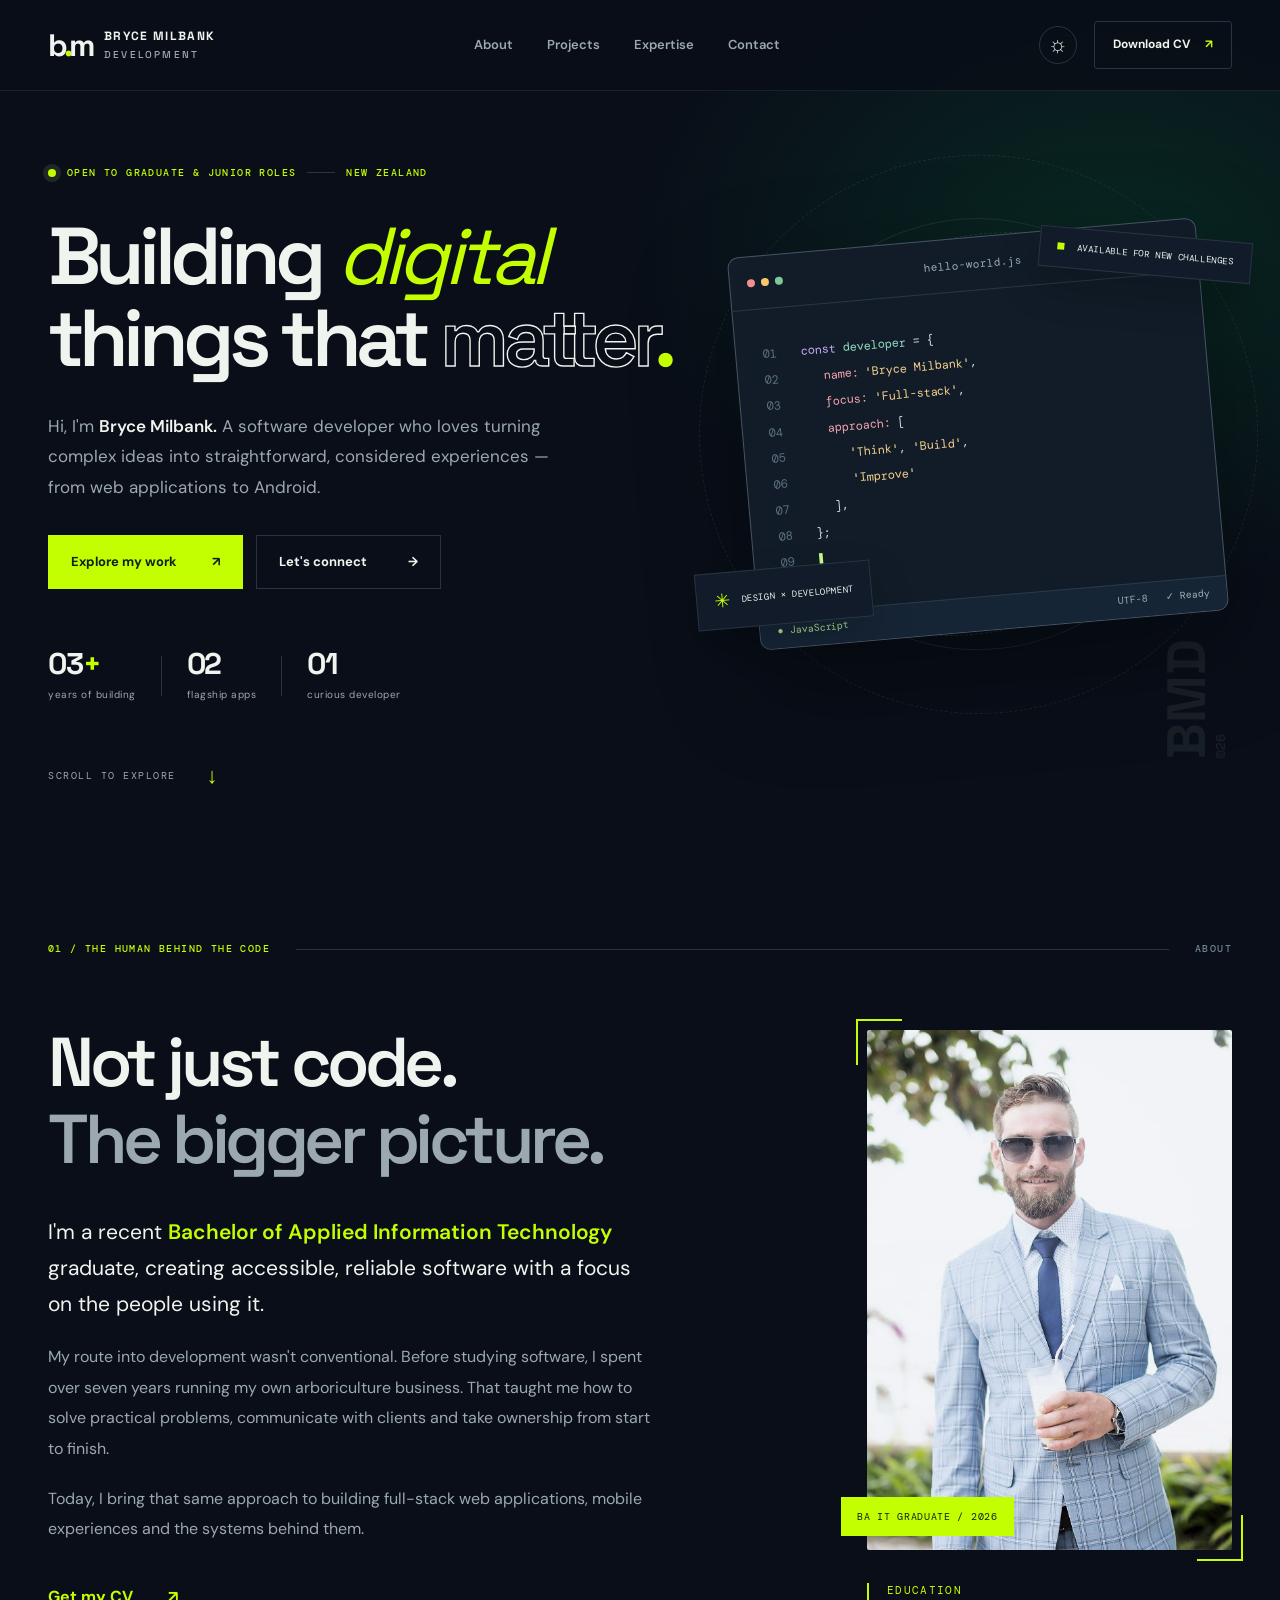
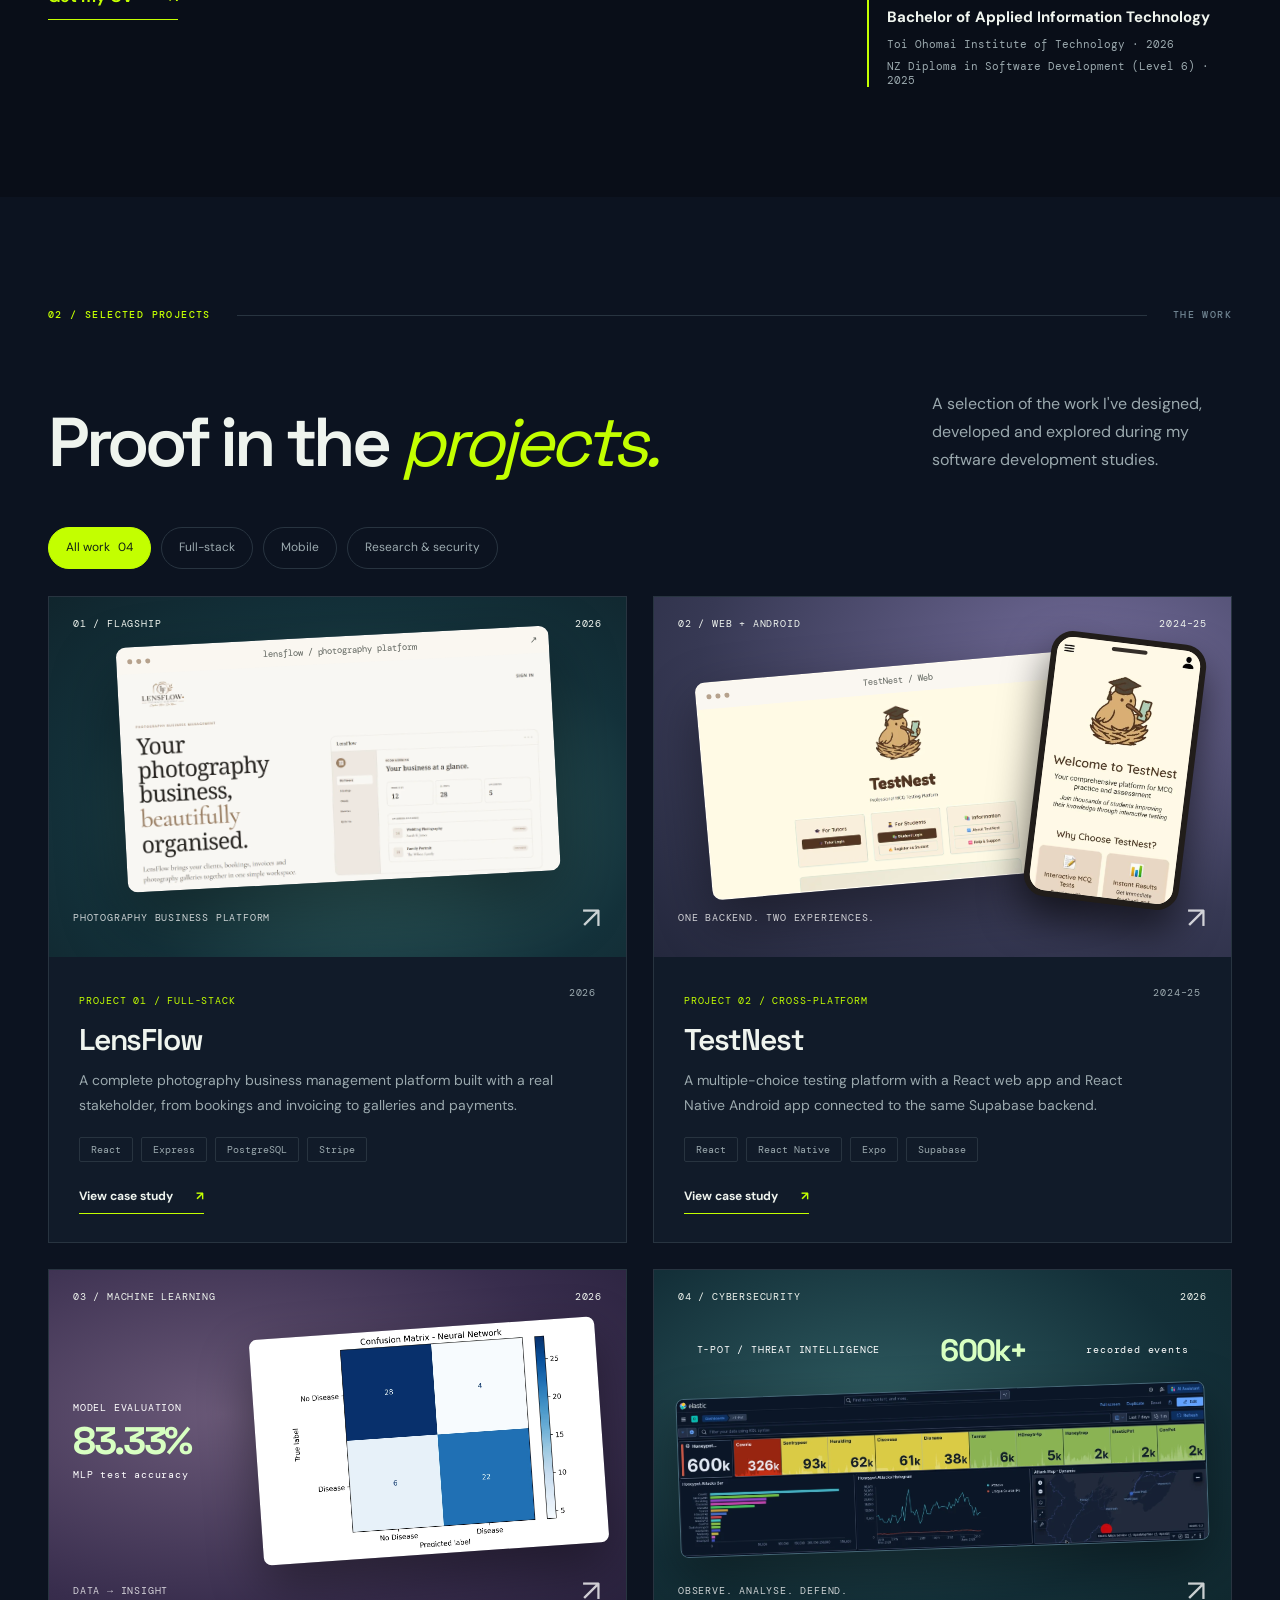
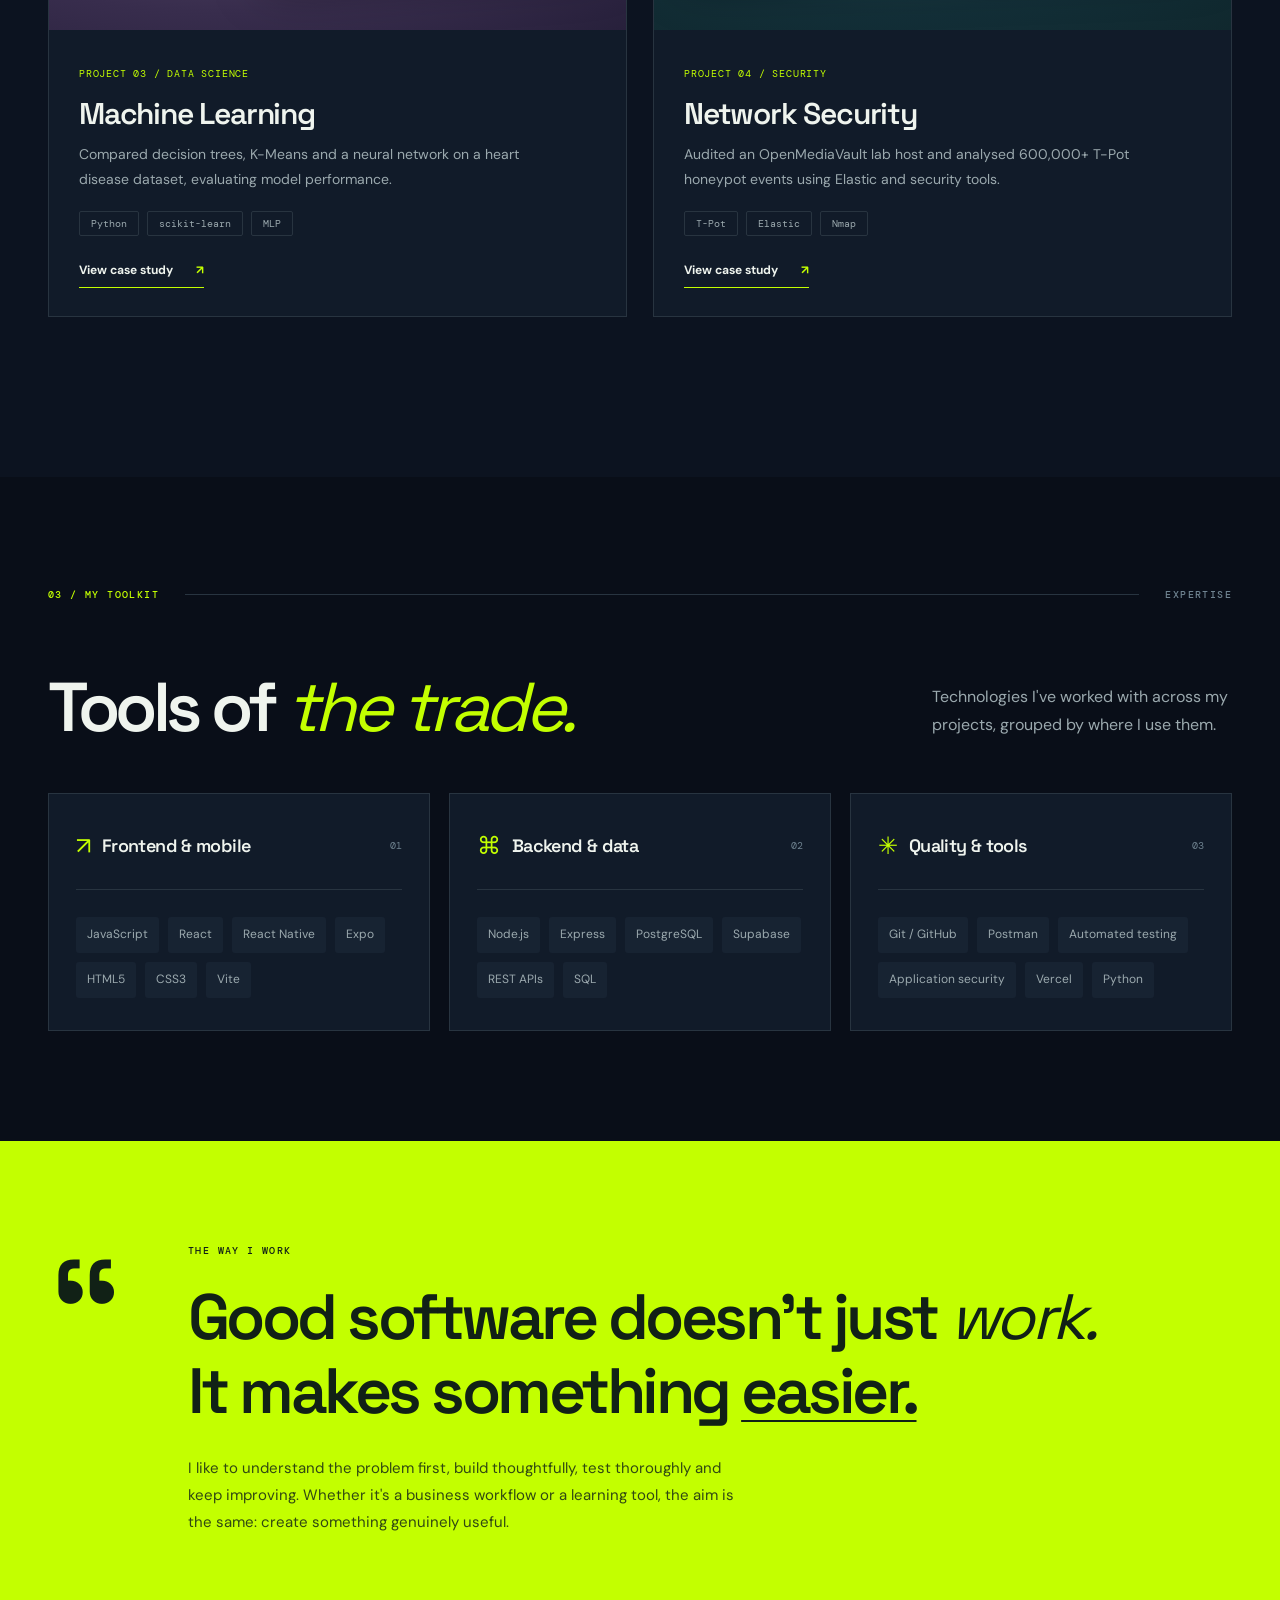
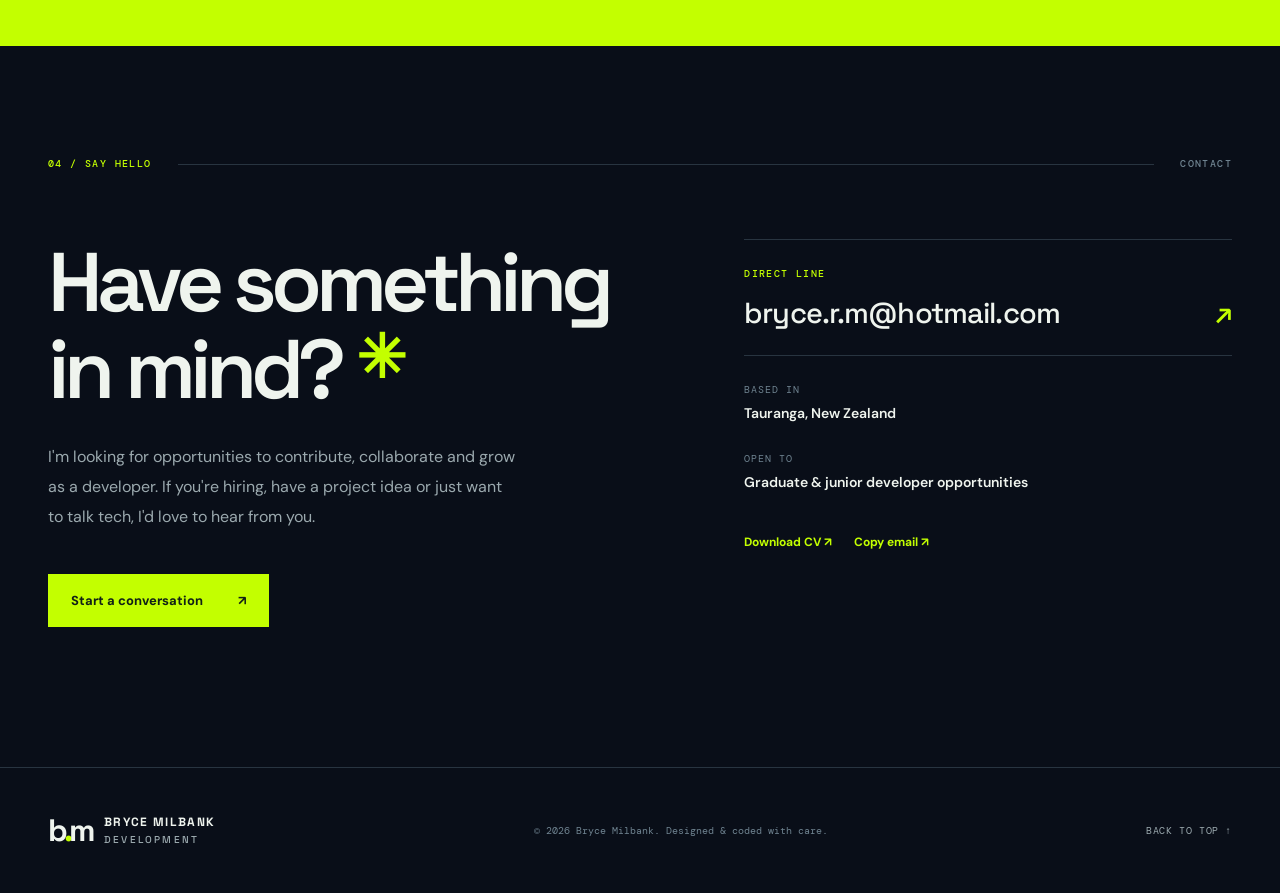
<file: index.html>
<!doctype html>
<html lang="en-NZ">

<head>
  <meta charset="UTF-8">
  <meta name="viewport" content="width=device-width,initial-scale=1">
  <meta name="theme-color" content="#090e18">
  <meta name="description"
    content="Bryce Milbank — graduate software developer in New Zealand. Full-stack websites, mobile applications, and projects built with purpose.">
  <meta property="og:title" content="Bryce Milbank Development — Developer Portfolio">
  <meta property="og:description"
    content="Full-stack developer building thoughtful web and mobile experiences. Explore LensFlow, TestNest and more.">
  <meta property="og:type" content="website">
  <title>Bryce Milbank Development | Creative Software Developer</title>
  <link rel="icon" href="assets/img/favicon.svg" type="image/svg+xml">
  <link rel="preconnect" href="https://fonts.googleapis.com">
  <link rel="preconnect" href="https://fonts.gstatic.com" crossorigin>
  <link
    href="https://fonts.googleapis.com/css2?family=DM+Mono:wght@400;500&family=DM+Sans:wght@400;500;600;700&family=Space+Grotesk:wght@400;500;600;700&display=swap"
    rel="stylesheet">
  <link rel="stylesheet" href="css/style.css">
  <script src="js/main.js" defer></script>
</head>

<body>
  <a class="skip-link" href="#main">Skip to content</a>
  <div class="cursor-glow" aria-hidden="true"></div>
  <header class="site-header" id="top">
    <div class="nav-inner wrap">
      <a class="brand" href="#top" aria-label="Bryce Milbank Development, back to top"><span class="brand-symbol">b<span
            class="brand-dot">.</span>m</span><span class="brand-wordmark">BRYCE MILBANK
          <small>DEVELOPMENT</small></span></a>
      <nav class="desktop-nav" aria-label="Main navigation"><a href="#about">About</a><a href="#work">Projects</a><a
          href="#expertise">Expertise</a><a href="#contact">Contact</a></nav>
      <div class="nav-actions"><button type="button" class="icon-button theme-toggle" aria-label="Toggle colour theme"
          title="Toggle colour theme"><span class="theme-icon">☼</span></button><a class="nav-cta"
          href="assets/docs/Bryce-Milbank-Developer-CV.pdf" download>Download CV <span aria-hidden="true">↗</span></a><button
          class="menu-toggle icon-button" type="button" aria-expanded="false" aria-controls="mobile-menu"
          aria-label="Open menu"><span></span><span></span><span></span></button></div>
    </div>
    <nav class="mobile-menu" id="mobile-menu" aria-label="Mobile navigation" hidden><a href="#about">About</a><a
        href="#work">Projects</a><a href="#expertise">Expertise</a><a href="#contact">Contact</a><a
        href="assets/docs/Bryce-Milbank-Developer-CV.pdf" download>Download CV ↗</a></nav>
  </header>
  <main id="main">
    <section class="hero wrap" aria-labelledby="hero-title">
      <div class="hero-copy">
        <div class="eyebrow enter"><span class="pulse-dot"></span> OPEN TO GRADUATE & JUNIOR ROLES <span
            class="eyebrow-rule"></span> NEW ZEALAND</div>
        <h1 class="hero-title enter" id="hero-title">Building <span class="serif-tilt">digital</span><br>things that
          <span class="text-outline">matter<span class="period">.</span></span></h1>
        <p class="hero-lede enter">Hi, I'm <strong>Bryce Milbank.</strong> A software developer who loves turning
          complex ideas into straightforward, considered experiences — from web applications to Android.</p>
        <div class="hero-buttons enter"><a href="#work" class="button button-primary">Explore my work
            <span>↗</span></a><a href="#contact" class="button button-secondary">Let's connect <span>→</span></a></div>
        <div class="hero-meta enter">
          <div><strong>03<span>+</span></strong><small>years of building</small></div>
          <div class="meta-sep"></div>
          <div><strong>02</strong><small>flagship apps</small></div>
          <div class="meta-sep"></div>
          <div><strong>01</strong><small>curious developer</small></div>
        </div>
      </div>
      <div class="hero-art enter" aria-label="Illustrated development environment">
        <div class="orbit orbit-one"></div>
        <div class="orbit orbit-two"></div>
        <div class="floating-label floating-one"><span class="signal-square"></span> AVAILABLE FOR NEW CHALLENGES</div>
        <div class="editor-window">
          <div class="editor-top">
            <div class="traffic-lights"><i></i><i></i><i></i></div><span>hello-world.js</span><span
              class="editor-icon">⌘</span>
          </div>
          <div class="editor-content">
            <div class="line-number">01<br>02<br>03<br>04<br>05<br>06<br>07<br>08<br>09</div>
            <div class="code-lines">
              <div><span class="purple">const</span> <span class="mint">developer</span> = {</div>
              <div class="indent"><span class="salmon">name:</span> <span class="yellow">'Bryce Milbank'</span>,</div>
              <div class="indent"><span class="salmon">focus:</span> <span class="yellow">'Full-stack'</span>,</div>
              <div class="indent"><span class="salmon">approach:</span> [</div>
              <div class="indent2"><span class="yellow">'Think'</span>, <span class="yellow">'Build'</span>,</div>
              <div class="indent2"><span class="yellow">'Improve'</span></div>
              <div class="indent">],</div>
              <div>};</div>
              <div class="terminal-cursor">▌</div>
            </div>
          </div>
          <div class="editor-footer"><span>● JavaScript</span><span>UTF-8 &nbsp; ✓ Ready</span></div>
        </div>
        <div class="floating-label floating-two"><span class="tiny-symbol">✳</span> DESIGN × DEVELOPMENT</div>
        <div class="art-stamp">BMD<span>©26</span></div>
      </div>
      <a href="#about" class="scroll-cue">SCROLL TO EXPLORE <span>↓</span></a>
    </section>
    <!--
    <div class="marquee" aria-hidden="true">
      <div class="marquee-track"><span>IDEAS INTO INTERFACES <i>✳</i> CLEAN CODE <i>✳</i> CREATIVE THINKING <i>✳</i>
          BUILT WITH PURPOSE <i>✳</i> IDEAS INTO INTERFACES <i>✳</i> CLEAN CODE <i>✳</i> CREATIVE THINKING <i>✳</i>
          BUILT WITH PURPOSE <i>✳</i></span></div>
    </div>
    -->
    <section id="about" class="section section-about wrap" aria-labelledby="about-title">
      <div class="section-top reveal"><span class="kicker">01 / THE HUMAN BEHIND THE CODE</span><span
          class="section-line"></span><span class="index-mark">ABOUT</span></div>
      <div class="about-grid">
        <div class="about-main reveal">
          <h2 class="section-heading" id="about-title">Not just code.<br><span class="muted-heading">The bigger
              picture.</span></h2>
          <p class="large-copy">I'm a recent <strong>Bachelor of Applied Information Technology</strong> graduate,
            creating accessible, reliable software with a focus on the people using it.</p>
          <p>My route into development wasn't conventional. Before studying software, I spent over seven years running
            my own arboriculture business. That taught me how to solve practical problems, communicate with clients and
            take ownership from start to finish.</p>
          <p>Today, I bring that same approach to building full-stack web applications, mobile experiences and the
            systems behind them.</p><a class="text-link" href="assets/docs/Bryce-Milbank-Developer-CV.pdf" download>Get my CV
            <span>↗</span></a>
        </div>
        <div class="about-side reveal">
          <div class="portrait-frame"><img src="assets/img/profile.jpeg" alt="Portrait of Bryce Milbank" width="720"
              height="520" loading="lazy"><span class="portrait-corner top-left"></span><span
              class="portrait-corner bottom-right"></span>
            <div class="portrait-tag">BA IT GRADUATE / 2026</div>
          </div>
          <div class="education-note"><span>EDUCATION</span><strong>Bachelor of Applied Information
              Technology</strong><small>Toi Ohomai Institute of Technology · 2026</small><small>NZ Diploma in Software
              Development (Level 6) · 2025</small></div>
        </div>
      </div>
    </section>
    <section id="work" class="section work-section" aria-labelledby="work-title">
      <div class="wrap">
        <div class="section-top reveal"><span class="kicker">02 / SELECTED PROJECTS</span><span
            class="section-line"></span><span class="index-mark">THE WORK</span></div>
        <div class="work-intro reveal">
          <h2 class="section-heading" id="work-title">Proof in the <em>projects.</em></h2>
          <p>A selection of the work I've designed, developed and explored during my software development studies.</p>
        </div>
        <div class="filter-bar reveal" role="group" aria-label="Filter projects"><button class="filter-chip is-active"
            data-filter="all" aria-pressed="true">All work <span>04</span></button><button class="filter-chip"
            data-filter="fullstack" aria-pressed="false">Full-stack</button><button class="filter-chip"
            data-filter="mobile" aria-pressed="false">Mobile</button><button class="filter-chip" data-filter="research"
            aria-pressed="false">Research & security</button></div>
        <div class="projects-grid" id="projects-grid">
          <article class="project-card project-large reveal" data-categories="fullstack"><a
              class="project-art art-lensflow" href="project.html?id=lensflow" aria-label="Explore LensFlow project">
              <div class="art-topline"><span>01 / FLAGSHIP</span><span>2026</span></div>
              <div class="lensflow-preview">
                <div class="preview-chrome"><span class="preview-dots"><i></i><i></i><i></i></span><span>lensflow / photography platform</span><span>↗</span></div>
                <img src="assets/img/lensflow/landing.webp" alt="Real LensFlow landing page featuring its photography business management dashboard" loading="lazy" width="1180" height="1312">
              </div>
              <div class="art-bottomline"><span>PHOTOGRAPHY BUSINESS PLATFORM</span><span>↗</span></div>
            </a>
            <div class="project-details">
              <div class="project-header">
                <div><span class="project-number">PROJECT 01 / FULL-STACK</span>
                  <h3>LensFlow</h3>
                </div><span class="project-year">2026</span>
              </div>
              <p>A complete photography business management platform built with a real stakeholder, from bookings and
                invoicing to galleries and payments.</p>
              <div class="tag-row"><span>React</span><span>Express</span><span>PostgreSQL</span><span>Stripe</span>
              </div><a class="card-link" href="project.html?id=lensflow">View case study <span>↗</span></a>
            </div>
          </article>
          <article class="project-card project-large reveal" data-categories="fullstack mobile"><a
              class="project-art art-testnest" href="project.html?id=testnest" aria-label="Explore TestNest project">
              <div class="art-topline"><span>02 / WEB + ANDROID</span><span>2024–25</span></div>
              <div class="testnest-showcase" aria-hidden="true">
                <div class="testnest-web-preview">
                  <div class="preview-chrome"><span class="preview-dots"><i></i><i></i><i></i></span><span>TestNest / Web</span><span>↗</span></div>
                  <img src="assets/img/testnest/web-home.webp" alt="" loading="lazy" width="900" height="1108">
                </div>
                <div class="testnest-mobile-preview">
                  <span class="testnest-speaker"></span>
                  <img src="assets/img/testnest/mobile-home.webp" alt="" loading="lazy" width="476" height="1519">
                </div>
              </div>
              <div class="art-bottomline"><span>ONE BACKEND. TWO EXPERIENCES.</span><span>↗</span></div>
            </a>
            <div class="project-details">
              <div class="project-header">
                <div><span class="project-number">PROJECT 02 / CROSS-PLATFORM</span>
                  <h3>TestNest</h3>
                </div><span class="project-year">2024–25</span>
              </div>
              <p>A multiple-choice testing platform with a React web app and React Native Android app connected to the
                same Supabase backend.</p>
              <div class="tag-row"><span>React</span><span>React Native</span><span>Expo</span><span>Supabase</span>
              </div><a class="card-link" href="project.html?id=testnest">View case study <span>↗</span></a>
            </div>
          </article>
          <article class="project-card reveal" data-categories="research"><a class="project-art art-ml"
              href="project.html?id=machine-learning" aria-label="Explore machine learning project">
              <div class="art-topline"><span>03 / MACHINE LEARNING</span><span>2026</span></div>
              <div class="evidence-preview evidence-ml"><div class="evidence-caption"><span>MODEL EVALUATION</span><strong>83.33%</strong><small>MLP test accuracy</small></div><img src="assets/img/machine-learning/neural-confusion.webp" alt="Actual neural network confusion matrix from machine learning coursework" loading="lazy" /></div>
              <div class="art-bottomline"><span>DATA → INSIGHT</span><span>↗</span></div>
            </a>
            <div class="project-details">
              <div class="project-header">
                <div><span class="project-number">PROJECT 03 / DATA SCIENCE</span>
                  <h3>Machine Learning</h3>
                </div>
              </div>
              <p>Compared decision trees, K-Means and a neural network on a heart disease dataset, evaluating model
                performance.</p>
              <div class="tag-row"><span>Python</span><span>scikit-learn</span><span>MLP</span></div><a
                class="card-link" href="project.html?id=machine-learning">View case study <span>↗</span></a>
            </div>
          </article>
          <article class="project-card reveal" data-categories="research"><a class="project-art art-security"
              href="project.html?id=security" aria-label="Explore network security project">
              <div class="art-topline"><span>04 / CYBERSECURITY</span><span>2026</span></div>
              <div class="evidence-preview evidence-sec"><div class="evidence-caption"><span>T-POT / THREAT INTELLIGENCE</span><strong>600k+</strong><small>recorded events</small></div><img src="assets/img/security/tpot-dashboard.webp" alt="T-Pot threat activity dashboard from the network security investigation" loading="lazy" /></div>
              <div class="art-bottomline"><span>OBSERVE. ANALYSE. DEFEND.</span><span>↗</span></div>
            </a>
            <div class="project-details">
              <div class="project-header">
                <div><span class="project-number">PROJECT 04 / SECURITY</span>
                  <h3>Network Security</h3>
                </div>
              </div>
              <p>Audited an OpenMediaVault lab host and analysed 600,000+ T-Pot honeypot events using Elastic and security tools.</p>
              <div class="tag-row"><span>T-Pot</span><span>Elastic</span><span>Nmap</span></div><a
                class="card-link" href="project.html?id=security">View case study <span>↗</span></a>
            </div>
          </article>
        </div>
        <p class="project-disclaimer reveal">Project visuals are drawn from actual application screenshots and academic reports; the OMV risk graphic is a labelled summary of documented findings.</p>
      </div>
    </section>
    <section id="expertise" class="section expertise-section wrap" aria-labelledby="expertise-title">
      <div class="section-top reveal"><span class="kicker">03 / MY TOOLKIT</span><span class="section-line"></span><span
          class="index-mark">EXPERTISE</span></div>
      <div class="expertise-header reveal">
        <h2 class="section-heading" id="expertise-title">Tools of <em>the trade.</em></h2>
        <p>Technologies I've worked with across my projects, grouped by where I use them.</p>
      </div>
      <div class="skills-grid">
        <div class="skill-panel reveal">
          <div class="skill-title"><span>↗</span>
            <h3>Frontend & mobile</h3><b>01</b>
          </div>
          <div class="skill-list"><span>JavaScript</span><span>React</span><span>React
              Native</span><span>Expo</span><span>HTML5</span><span>CSS3</span><span>Vite</span></div>
        </div>
        <div class="skill-panel reveal">
          <div class="skill-title"><span>⌘</span>
            <h3>Backend & data</h3><b>02</b>
          </div>
          <div class="skill-list">
            <span>Node.js</span><span>Express</span><span>PostgreSQL</span><span>Supabase</span><span>REST
              APIs</span><span>SQL</span></div>
        </div>
        <div class="skill-panel reveal">
          <div class="skill-title"><span>✳</span>
            <h3>Quality & tools</h3><b>03</b>
          </div>
          <div class="skill-list"><span>Git / GitHub</span><span>Postman</span><span>Automated
              testing</span><span>Application security</span><span>Vercel</span><span>Python</span></div>
        </div>
      </div>
    </section>
    <section class="section philosophy-section">
      <div class="wrap philosophy-grid">
        <div class="philosophy-mark reveal">“</div>
        <div class="reveal"><span class="kicker">THE WAY I WORK</span>
          <blockquote>Good software doesn't just <em>work.</em> It makes something <span>easier.</span></blockquote>
          <p>I like to understand the problem first, build thoughtfully, test thoroughly and keep improving. Whether
            it's a business workflow or a learning tool, the aim is the same: create something genuinely useful.</p>
        </div>
      </div>
    </section>
    <section id="contact" class="section contact-section wrap" aria-labelledby="contact-title">
      <div class="section-top reveal"><span class="kicker">04 / SAY HELLO</span><span class="section-line"></span><span
          class="index-mark">CONTACT</span></div>
      <div class="contact-grid">
        <div class="reveal">
          <h2 class="contact-title" id="contact-title">Have something<br><span>in mind?</span> <span
              class="asterisk">✳</span></h2>
          <p>I'm looking for opportunities to contribute, collaborate and grow as a developer. If you're hiring, have a
            project idea or just want to talk tech, I'd love to hear from you.</p><a
            class="button button-primary contact-button"
            href="mailto:bryce.r.m@hotmail.com?subject=Hello%20Bryce%20%E2%80%94%20portfolio%20enquiry">Start a
            conversation <span>↗</span></a>
        </div>
        <div class="contact-side reveal"><span class="kicker">DIRECT LINE</span><a class="email-link"
            href="mailto:bryce.r.m@hotmail.com">bryce.r.m@hotmail.com <span>↗</span></a>
          <div class="contact-detail"><span>BASED IN</span><strong>Tauranga, New Zealand</strong></div>
          <div class="contact-detail"><span>OPEN TO</span><strong>Graduate & junior developer opportunities</strong>
          </div>
          <div class="social-links"><a href="assets/docs/Bryce-Milbank-Developer-CV.pdf" download>Download CV ↗</a><button
              type="button" class="copy-email" data-copy="bryce.r.m@hotmail.com">Copy email ↗</button></div>
        </div>
      </div>
    </section>
  </main>
  <footer class="site-footer">
    <div class="wrap footer-inner"><a class="brand" href="#top"><span class="brand-symbol">b<span
            class="brand-dot">.</span>m</span><span class="brand-wordmark">BRYCE MILBANK
          <small>DEVELOPMENT</small></span></a><span>© <span id="year">2026</span> Bryce Milbank. Designed & coded with
        care.</span><a href="#top">BACK TO TOP ↑</a></div>
  </footer>
  <div class="toast" role="status" aria-live="polite"></div>
</body>

</html>
</file>
<file: css/style.css>
:root {
    --bg: #090e18;
    --bg-2: #0c1320;
    --surface: #111b29;
    --surface-2: #172332;
    --text: #eff4ee;
    --muted: #9ba9ae;
    --soft: #6f8390;
    --line: #283440;
    --accent: #c3ff00;
    --accent-ink: #112116;
    --rose: #ebaab2;
    --purple: #c2aaf4;
    --container: 1240px;
    --heading: 'Space Grotesk', sans-serif;
    --body: 'DM Sans', sans-serif;
    --mono: 'DM Mono', monospace;
    color-scheme: dark
}

:root[data-theme="light"] {
    --bg: #f2f4ed;
    --bg-2: #edf0e8;
    --surface: #fff;
    --surface-2: #e7ebe4;
    --text: #17231c;
    --muted: #5d6c66;
    --soft: #6c7872;
    --line: #cdd6cd;
    --accent: #2c5444;
    --accent-ink: #fff;
    --rose: #914f5d;
    --purple: #745c9d;
    color-scheme: light
}

* {
    box-sizing: border-box
}

html {
    scroll-behavior: smooth;
    scroll-padding-top: 85px
}

body {
    margin: 0;
    background: var(--bg);
    color: var(--text);
    font-family: var(--body);
    font-size: 16px;
    line-height: 1.65;
    overflow-x: hidden
}

body::before {
    content: '';
    position: absolute;
    top: 0;
    left: 0;
    right: 0;
    height: 720px;
    pointer-events: none;
    background: radial-gradient(ellipse 700px 500px at 87% 35%, rgba(0, 255, 115, 0.11), transparent 70%);
    z-index: -1
}

::selection {
    background: var(--accent);
    color: var(--accent-ink)
}

a {
    color: inherit;
    text-decoration: none
}

button {
    font: inherit
}

button,
a {
    -webkit-tap-highlight-color: transparent
}

button:focus-visible,
a:focus-visible {
    outline: 2px solid var(--accent);
    outline-offset: 5px
}

img {
    max-width: 100%;
    display: block
}

.wrap {
    width: min(var(--container), calc(100% - 96px));
    margin-inline: auto
}

.skip-link {
    position: fixed;
    top: -100px;
    left: 12px;
    background: var(--accent);
    color: var(--accent-ink);
    padding: 12px 20px;
    z-index: 1000
}

.skip-link:focus {
    top: 12px
}

.cursor-glow {
    position: fixed;
    width: 200px;
    height: 200px;
    border-radius: 50%;
    background: radial-gradient(circle, rgba(102, 255, 0, 0.03), transparent 67%);
    pointer-events: none;
    z-index: 0;
    transform: translate(-50%, -50%);
    opacity: 0;
    transition: opacity .5s
}

.site-header {
    position: sticky;
    top: 0;
    z-index: 40;
    border-bottom: 1px solid rgba(130, 159, 162, .13);
    background: rgba(9, 14, 24, .83);
    backdrop-filter: blur(22px);
    -webkit-backdrop-filter: blur(22px)
}

:root[data-theme="light"] .site-header {
    background: rgba(242, 244, 237, .87)
}

.nav-inner {
    min-height: 90px;
    display: flex;
    align-items: center;
    justify-content: space-between;
    gap: 28px
}

.brand {
    display: flex;
    align-items: center;
    gap: 13px;
    flex-shrink: 0
}

.brand-symbol {
    font-family: var(--heading);
    font-size: 31px;
    font-weight: 700;
    letter-spacing: -4px;
    line-height: 1
}

.brand-dot {
    color: var(--accent)
}

.brand-wordmark {
    font-family: var(--heading);
    font-weight: 700;
    font-size: 12px;
    letter-spacing: .11em;
    line-height: 1.15;
    display: flex;
    flex-direction: column
}

.brand-wordmark small {
    font-size: 10px;
    color: var(--muted);
    font-weight: 500;
    letter-spacing: .22em;
    margin-top: 5px
}

.desktop-nav {
    display: flex;
    gap: 34px;
    align-items: center
}

.desktop-nav a {
    font-size: 13px;
    font-weight: 600;
    color: var(--muted);
    transition: color .25s
}

.desktop-nav a:hover,
.desktop-nav a.active {
    color: var(--accent)
}

.nav-actions {
    display: flex;
    gap: 17px;
    align-items: center
}

.icon-button {
    display: grid;
    place-items: center;
    width: 38px;
    height: 38px;
    border: 1px solid var(--line);
    border-radius: 50%;
    background: transparent;
    color: var(--text);
    cursor: pointer
}

.theme-icon {
    font-size: 22px;
    line-height: 1
}

.nav-cta {
    font-size: 12px;
    font-weight: 700;
    border: 1px solid var(--line);
    border-radius: 3px;
    padding: 13px 18px;
    transition: background .2s, border-color .2s
}

.nav-cta:hover {
    border-color: var(--accent);
    background: rgba(170, 200, 120, .08)
}

.nav-cta span {
    margin-left: 12px;
    color: var(--accent)
}

.menu-toggle {
    display: none
}

.mobile-menu {
    padding: 18px 6%;
    border-top: 1px solid var(--line);
    background: var(--bg)
}

.mobile-menu:not([hidden]) {
    display: grid
}

.mobile-menu a {
    display: block;
    padding: 12px 0;
    border-bottom: 1px solid var(--line)
}

.hero {
    min-height: 740px;
    display: grid;
    grid-template-columns: 1.12fr .88fr;
    align-items: center;
    gap: 30px;
    position: relative;
    padding-top: 62px;
    padding-bottom: 116px
}

.hero-copy {
    position: relative;
    z-index: 2
}

.eyebrow,
.kicker,
.index-mark {
    font-family: var(--mono);
    font-size: 10px;
    letter-spacing: .14em;
    font-weight: 500
}

.eyebrow {
    display: flex;
    align-items: center;
    gap: 11px;
    color: var(--accent)
}

.pulse-dot {
    width: 8px;
    height: 8px;
    background: var(--accent);
    border-radius: 50%;
    box-shadow: 0 0 0 5px rgba(203, 250, 140, .11);
    animation: pulse 2.5s infinite
}

.eyebrow-rule {
    width: 28px;
    height: 1px;
    background: var(--line)
}

.hero-title {
    font-family: var(--heading);
    font-size: clamp(62px, 6.3vw, 99px);
    line-height: 1.02;
    letter-spacing: -.072em;
    font-weight: 600;
    margin: 35px 0 30px;
    white-space: nowrap
}

.serif-tilt {
    font-style: italic;
    font-weight: 400;
    color: var(--accent);
    letter-spacing: -.07em
}

.text-outline {
    color: transparent;
    -webkit-text-stroke: 1.4px var(--text)
}

.period {
    -webkit-text-stroke: 0;
    color: var(--accent)
}

.hero-lede {
    max-width: 520px;
    font-size: 17px;
    line-height: 1.8;
    color: var(--muted);
    margin: 0
}

.hero-lede strong {
    color: var(--text);
    font-weight: 600
}

.hero-buttons {
    display: flex;
    gap: 13px;
    flex-wrap: wrap;
    margin-top: 33px
}

.button {
    display: inline-flex;
    justify-content: space-between;
    align-items: center;
    min-width: 185px;
    gap: 35px;
    padding: 15px 22px;
    border: 1px solid var(--line);
    font-weight: 700;
    font-size: 13px;
    transition: transform .2s, background .2s, border-color .2s
}

.button:hover {
    transform: translateY(-3px)
}

.button-primary {
    background: var(--accent);
    color: var(--accent-ink);
    border-color: var(--accent)
}

.button-secondary {
    background: transparent;
    color: var(--text)
}

.button-secondary:hover {
    border-color: var(--accent)
}

.hero-meta {
    display: flex;
    gap: 25px;
    align-items: center;
    margin-top: 60px
}

.hero-meta>div:not(.meta-sep) {
    display: flex;
    flex-direction: column
}

.hero-meta strong {
    font-family: var(--heading);
    font-size: 30px;
    line-height: 1;
    letter-spacing: -.04em
}

.hero-meta strong span {
    color: var(--accent)
}

.hero-meta small {
    color: var(--muted);
    font-size: 10px;
    margin-top: 8px;
    letter-spacing: .05em
}

.meta-sep {
    height: 40px;
    width: 1px;
    background: var(--line)
}

.hero-art {
    min-height: 500px;
    position: relative;
    display: grid;
    place-items: center
}

.hero-art::before {
    content: '';
    position: absolute;
    inset: 55px 5%;
    border: 1px dashed #536e625e;
    border-radius: 50%;
    transform: rotate(-26deg)
}

.orbit {
    position: absolute;
    border: 1px solid rgba(126, 153, 146, .16);
    border-radius: 50%;
    width: 85%;
    aspect-ratio: 1;
    transform: rotate(25deg)
}

.orbit-two {
    width: 110%;
    transform: rotate(-34deg);
    border-style: dashed
}

.editor-window {
    width: min(100%, 470px);
    background: #111c28;
    border: 1px solid #465464;
    box-shadow: 0 35px 100px rgba(0, 0, 0, .36);
    border-radius: 11px;
    transform: rotate(-5deg);
    z-index: 2;
    overflow: hidden;
    transition: transform .45s, box-shadow .45s
}

.hero-art:hover .editor-window {
    transform: rotate(-2deg) translateY(-8px);
    box-shadow: 0 45px 105px rgba(0, 0, 0, .45)
}

.editor-top,
.editor-footer {
    display: flex;
    align-items: center;
    justify-content: space-between;
    padding: 12px 17px;
    font-family: var(--mono);
    color: #9dacb2;
    font-size: 11px
}

.editor-top {
    border-bottom: 1px solid #293646
}

.traffic-lights {
    display: flex;
    gap: 6px
}

.traffic-lights i {
    width: 8px;
    height: 8px;
    border-radius: 50%;
    background: #f58d8c
}

.traffic-lights i:nth-child(2) {
    background: #f5c76b
}

.traffic-lights i:nth-child(3) {
    background: #7bc995
}

.editor-icon {
    font-size: 17px
}

.editor-content {
    padding: 32px 26px 38px;
    display: flex;
    gap: 25px;
    font-family: var(--mono);
    font-size: clamp(10px, 1vw, 12px);
    line-height: 2.18
}

.line-number {
    color: #5d7280;
    line-height: 2.18
}

.code-lines {
    color: #d7e2eb;
    white-space: nowrap
}

.indent {
    padding-left: 20px
}

.indent2 {
    padding-left: 40px
}

.purple {
    color: #c8acf7
}

.mint {
    color: #92dec3
}

.salmon {
    color: #f4a5af
}

.yellow {
    color: #f5d18d
}

.terminal-cursor {
    color: #c9fb8d;
    animation: blink 1.2s steps(1) infinite
}

.editor-footer {
    background: #162536;
    border-top: 1px solid #283a49;
    padding: 8px 17px;
    font-size: 10px
}

.editor-footer span:first-child {
    color: #aedb8c
}

.floating-label {
    position: absolute;
    z-index: 4;
    background: var(--surface);
    border: 1px solid var(--line);
    padding: 12px 17px;
    color: var(--text);
    font-family: var(--mono);
    font-size: 9px;
    letter-spacing: .07em;
    box-shadow: 0 18px 40px #0003
}

.floating-one {
    top: 50px;
    right: -20px;
    transform: rotate(5deg);
    animation: bob 5s ease-in-out infinite
}

.floating-two {
    bottom: 60px;
    left: -28px;
    transform: rotate(-5deg);
    animation: bob 6s ease-in-out infinite reverse
}

.signal-square {
    display: inline-block;
    width: 7px;
    height: 7px;
    background: var(--accent);
    margin-right: 7px
}

.tiny-symbol {
    color: var(--accent);
    font-size: 19px;
    vertical-align: middle;
    margin-right: 5px
}

.art-stamp {
    position: absolute;
    right: 5px;
    bottom: 45px;
    font: 700 54px/1 var(--heading);
    color: rgba(139, 161, 145, .12);
    transform: rotate(-90deg);
    transform-origin: bottom right
}

.art-stamp span {
    font-size: 13px;
    display: block
}

.scroll-cue {
    position: absolute;
    bottom: 41px;
    left: 0;
    display: flex;
    align-items: center;
    gap: 30px;
    font: 10px var(--mono);
    color: var(--muted);
    letter-spacing: .15em
}

.scroll-cue span {
    font-size: 22px;
    color: var(--accent)
}

.marquee {
    overflow: hidden;
    padding: 21px 0;
    background: var(--accent);
    color: var(--accent-ink);
    white-space: nowrap;
    transform: rotate(-1.1deg);
    width: 102%;
    margin-left: -1%;
    margin-bottom: 40px
}

.marquee-track {
    width: max-content;
    animation: marquee 33s linear infinite
}

.marquee span {
    font: 700 18px var(--heading);
    letter-spacing: .08em
}

.marquee i {
    font-style: normal;
    margin: 0 30px;
    font-size: 23px
}

.section {
    padding-top: 110px;
    padding-bottom: 110px;
    position: relative
}

.section-top {
    display: flex;
    align-items: center;
    gap: 26px;
    margin-bottom: 66px
}

.kicker {
    color: var(--accent)
}

.section-line {
    height: 1px;
    flex: 1;
    background: var(--line)
}

.index-mark {
    color: var(--soft)
}

.section-heading {
    font-family: var(--heading);
    font-size: clamp(43px, 5.4vw, 77px);
    line-height: 1.12;
    letter-spacing: -.065em;
    font-weight: 600;
    margin: 0
}

.section-heading em {
    font-weight: 400;
    color: var(--accent)
}

.muted-heading {
    color: var(--muted)
}

.about-grid {
    display: grid;
    grid-template-columns: 1.08fr .72fr;
    gap: clamp(40px, 8vw, 140px);
    align-items: start
}

.about-main .section-heading {
    margin-bottom: 37px
}

.about-main p {
    max-width: 610px;
    color: var(--muted);
    font-size: 16px;
    line-height: 1.9;
    margin-bottom: 20px
}

.about-main .large-copy {
    font-size: 21px;
    line-height: 1.7;
    color: var(--text)
}

.about-main strong {
    color: var(--accent);
    font-weight: 600
}

.text-link {
    display: inline-flex;
    align-items: center;
    gap: 35px;
    margin-top: 19px;
    padding-bottom: 9px;
    border-bottom: 1px solid var(--accent);
    color: var(--accent);
    font-weight: 700
}

.text-link span {
    transition: transform .2s
}

.text-link:hover span {
    transform: translate(3px, -3px)
}

.about-side {
    padding-top: 6px
}

.portrait-frame {
    position: relative;
    max-width: 365px;
    margin-left: auto
}

.portrait-frame img {
    width: 100%;
    aspect-ratio: 1;
    object-fit: cover;
    filter: saturate(.7);
    border-radius: 2px
}

.portrait-corner {
    position: absolute;
    width: 46px;
    height: 46px;
    border-color: var(--accent);
    border-style: solid
}

.top-left {
    top: -11px;
    left: -11px;
    border-width: 2px 0 0 2px
}

.bottom-right {
    bottom: -11px;
    right: -11px;
    border-width: 0 2px 2px 0
}

.portrait-tag {
    position: absolute;
    bottom: 14px;
    left: -26px;
    background: var(--accent);
    color: var(--accent-ink);
    font: 10px var(--mono);
    padding: 13px 16px;
    letter-spacing: .07em
}

.education-note {
    display: flex;
    flex-direction: column;
    gap: 8px;
    max-width: 365px;
    margin: 33px 0 0 auto;
    border-left: 2px solid var(--accent);
    padding-left: 18px
}

.education-note span,
.education-note small {
    font: 11px var(--mono);
    color: var(--muted)
}

.education-note span {
    color: var(--accent);
    letter-spacing: .12em
}

.education-note strong {
    font-size: 15px
}

.work-section {
    background: var(--bg-2)
}

.work-intro,
.expertise-header {
    display: flex;
    align-items: end;
    justify-content: space-between;
    gap: 50px
}

.work-intro p,
.expertise-header p {
    max-width: 300px;
    color: var(--muted);
    margin: 0 0 8px;
    line-height: 1.75
}

.filter-bar {
    display: flex;
    gap: 10px;
    flex-wrap: wrap;
    margin: 45px 0 27px
}

.filter-chip {
    background: transparent;
    color: var(--muted);
    border: 1px solid var(--line);
    border-radius: 30px;
    padding: 10px 17px;
    font-size: 12px;
    cursor: pointer;
    transition: .2s
}

.filter-chip span {
    margin-left: 5px;
    color: var(--soft)
}

.filter-chip:hover,
.filter-chip.is-active {
    background: var(--accent);
    border-color: var(--accent);
    color: var(--accent-ink)
}

.filter-chip.is-active span {
    color: var(--accent-ink)
}

.projects-grid {
    display: grid;
    grid-template-columns: 1fr 1fr;
    gap: 26px
}

.project-card {
    min-width: 0;
    background: var(--surface);
    border: 1px solid var(--line);
    display: flex;
    flex-direction: column;
    transition: border-color .3s, transform .3s
}

.project-card:hover {
    border-color: #71977b;
    transform: translateY(-5px)
}

.project-card[hidden] {
    display: none !important
}

.project-art {
    height: 360px;
    display: flex;
    flex-direction: column;
    justify-content: space-between;
    overflow: hidden;
    position: relative;
    padding: 20px 24px;
    isolation: isolate
}

.project-large .project-art {
    height: 360px
}

.art-topline,
.art-bottomline {
    position: relative;
    z-index: 5;
    display: flex;
    justify-content: space-between;
    align-items: center;
    font: 10px var(--mono);
    letter-spacing: .08em
}

.art-bottomline {
    color: #ffffffc7
}

.art-bottomline span:last-child {
    font: 30px var(--body)
}

.art-lensflow {
    background: radial-gradient(ellipse at 55% 60%, #396d6c, #14323b 64%, #10252d)
}

.art-testnest {
    background: radial-gradient(ellipse at 75% 20%, #736c9a, #373954 63%, #24283d)
}

.art-ml {
    background: radial-gradient(ellipse at 30% 40%, #6a5978, #382d4d 65%, #27203b)
}

.art-security {
    background: radial-gradient(ellipse at 40% 40%, #305d62, #132f38 65%, #10282e)
}

.project-art:hover .lensflow-mock {
    transform: translate(-50%, -50%) rotate(-3deg) scale(1.035)
}

.lensflow-mock {
    position: absolute;
    left: 51%;
    top: 53%;
    transform: translate(-50%, -50%) rotate(-4deg);
    width: 80%;
    height: 66%;
    display: flex;
    background: #f9faf9;
    box-shadow: 0 26px 60px #0005;
    border-radius: 7px;
    overflow: hidden;
    transition: transform .4s
}

.mock-sidebar {
    background: #10222a;
    width: 15%;
    padding: 17px 9px;
    display: flex;
    align-items: center;
    flex-direction: column;
    gap: 15px
}

.mock-sidebar b {
    font: 700 15px var(--heading);
    color: #d2f5b7;
    margin-bottom: 12px
}

.mock-sidebar i {
    width: 60%;
    height: 5px;
    border-radius: 3px;
    background: #5b7674
}

.mock-sidebar i:nth-child(2) {
    background: #b5e5ab
}

.mock-main {
    flex: 1;
    padding: 18px;
    overflow: hidden
}

.mock-heading {
    display: flex;
    justify-content: space-between;
    font: 700 9px var(--body);
    color: #23404b
}

.mock-statrow {
    display: flex;
    gap: 8px;
    margin: 16px 0
}

.mock-statrow div {
    flex: 1;
    padding: 8px 9px;
    border: 1px solid #e2e7e4;
    border-radius: 4px;
    display: flex;
    flex-direction: column;
    gap: 5px
}

.mock-statrow span {
    font-size: 6px;
    color: #718079
}

.mock-statrow strong {
    font-size: 17px;
    line-height: 1;
    color: #2b4546
}

.mock-panels {
    display: grid;
    grid-template-columns: 1.5fr 1fr;
    gap: 9px;
    height: 95px
}

.mock-calendar,
.mock-chart {
    border: 1px solid #e2e7e4;
    border-radius: 4px;
    padding: 12px
}

.mock-bar {
    height: 6px;
    width: 50%;
    background: #cbd7d3;
    border-radius: 2px;
    margin-bottom: 12px
}

.mock-days {
    display: grid;
    grid-template-columns: repeat(5, 1fr);
    gap: 6px
}

.mock-days i {
    width: 100%;
    height: 8px;
    border-radius: 2px;
    background: #dce6e1
}

.mock-days i:nth-child(3),
.mock-days i:nth-child(8) {
    background: #88b0a8
}

.mock-row {
    height: 5px;
    width: 90%;
    margin-top: 10px;
    background: #e3e7e4;
    border-radius: 2px
}

.mock-row.shorter {
    width: 60%;
    margin-top: 5px
}

.bars {
    height: 100%;
    display: flex;
    align-items: end;
    gap: 7px
}

.bars i {
    flex: 1;
    height: 35%;
    background: #91b9af;
    border-radius: 3px 3px 0 0
}

.bars i:nth-child(2) {
    height: 60%
}

.bars i:nth-child(3) {
    height: 47%
}

.bars i:nth-child(4) {
    height: 80%
}

.bars i:nth-child(5) {
    height: 70%;
    background: #3d7772
}

.bars i:nth-child(6) {
    height: 95%;
    background: #3d7772
}

.testnest-devices {
    position: absolute;
    inset: 55px 45px 30px 45px
}

.testnest-browser {
    position: absolute;
    width: 80%;
    height: 81%;
    top: 10px;
    left: 0;
    background: #f5f6fa;
    border-radius: 7px;
    box-shadow: 0 25px 40px #0005;
    transform: rotate(-6deg);
    overflow: hidden;
    transition: transform .4s
}

.art-testnest:hover .testnest-browser {
    transform: rotate(-3deg) translateY(-7px)
}

.browser-bar {
    height: 24px;
    background: #e0e1ea;
    display: flex;
    align-items: center;
    gap: 4px;
    padding: 0 10px
}

.browser-bar i {
    height: 5px;
    width: 5px;
    border-radius: 50%;
    background: #bd96bc
}

.browser-bar span {
    font: 8px var(--mono);
    color: #8a8ca0;
    margin: auto
}

.quiz-content {
    padding: 18px 25px;
    color: #27314a;
    display: flex;
    flex-direction: column;
    gap: 9px
}

.quiz-content small {
    font: 8px var(--mono);
    color: #837ca3
}

.quiz-content strong {
    font-size: 12px;
    line-height: 1.2;
    margin-bottom: 6px
}

.quiz-content div {
    border: 1px solid #d9dce8;
    border-radius: 4px;
    padding: 8px;
    display: flex;
    justify-content: space-between;
    font-size: 8px;
    background: #fff
}

.quiz-content div:first-of-type {
    border-color: #8d85cc;
    background: #ecebfa
}

.quiz-content b {
    color: #6c59bd
}

.phone {
    position: absolute;
    right: 3%;
    top: 33px;
    height: 82%;
    width: 30%;
    background: #171829;
    border: 5px solid #171829;
    border-radius: 19px;
    box-shadow: 0 16px 36px #0006;
    transform: rotate(8deg);
    transition: transform .4s
}

.art-testnest:hover .phone {
    transform: rotate(3deg) translateY(-6px)
}

.notch {
    position: absolute;
    z-index: 2;
    background: #171829;
    border-radius: 0 0 8px 8px;
    width: 40%;
    height: 8px;
    left: 30%;
    top: -1px
}

.phone-screen {
    border-radius: 13px;
    height: 100%;
    background: #e6e8f6;
    color: #393759;
    padding: 28px 9px 10px;
    display: flex;
    flex-direction: column;
    gap: 15px
}

.phone-screen small {
    font: 700 8px var(--heading)
}

.phone-screen strong {
    font: 700 12px/1.25 var(--heading)
}

.phone-progress {
    height: 7px;
    background: #c8cbe1;
    border-radius: 4px
}

.phone-progress i {
    display: block;
    background: #8173cc;
    height: 100%;
    width: 60%;
    border-radius: 4px
}

.phone-screen>span {
    font-size: 8px;
    padding: 8px;
    background: #7667b3;
    color: #fff;
    text-align: center;
    border-radius: 4px
}

.ml-visual {
    position: absolute;
    inset: 50px 20px 35px;
    display: grid;
    grid-template-columns: 1.25fr .75fr;
    align-items: center;
    gap: 5px
}

.ml-axis {
    height: 170px;
    position: relative;
    background: repeating-linear-gradient(to right, transparent 0, transparent 36px, #ffffff12 37px), repeating-linear-gradient(to bottom, transparent 0, transparent 34px, #ffffff12 35px);
    border-left: 1px solid #ffffff60;
    border-bottom: 1px solid #ffffff60
}

.ml-line {
    position: absolute;
    inset: 25px 7px 25px 11px;
    border-bottom: 4px solid #c9ffb1;
    border-right: 4px solid transparent;
    transform: skewY(-23deg);
    border-radius: 50%;
    filter: drop-shadow(0 0 5px #b6f5a6)
}

.ml-dots i {
    position: absolute;
    width: 7px;
    height: 7px;
    border-radius: 50%;
    background: #f5d4d6
}

.ml-dots i:nth-child(1) {
    left: 8%;
    top: 67%
}

.ml-dots i:nth-child(2) {
    left: 18%;
    top: 58%
}

.ml-dots i:nth-child(3) {
    left: 32%;
    top: 62%
}

.ml-dots i:nth-child(4) {
    left: 44%;
    top: 40%
}

.ml-dots i:nth-child(5) {
    left: 54%;
    top: 54%
}

.ml-dots i:nth-child(6) {
    left: 67%;
    top: 32%
}

.ml-dots i:nth-child(7) {
    left: 77%;
    top: 18%
}

.ml-dots i:nth-child(8) {
    left: 90%;
    top: 11%
}

.ml-legend {
    display: flex;
    flex-direction: column;
    gap: 6px;
    align-items: flex-start;
    margin-left: 7px
}

.ml-legend span,
.ml-legend small {
    font: 9px var(--mono);
    color: #ddd3e3
}

.ml-legend strong {
    font: 700 39px var(--heading);
    color: #d3f9aa;
    letter-spacing: -.06em
}

.security-visual {
    position: absolute;
    inset: 55px 22px 35px;
    display: grid;
    grid-template-columns: 1fr .9fr;
    align-items: center;
    gap: 15px
}

.radar {
    width: 200px;
    max-width: 100%;
    aspect-ratio: 1;
    border-radius: 50%;
    border: 1px solid #89bdaf7c;
    position: relative;
    margin: auto;
    background: repeating-radial-gradient(circle, transparent 0, transparent 28px, #82b8ad55 29px, #82b8ad55 30px), conic-gradient(from 30deg, transparent 20%, #7ed6b92f 30%, transparent 46%);
    animation: radar 18s linear infinite
}

.radar-cross {
    position: absolute;
    top: 50%;
    left: 0;
    width: 100%;
    border-top: 1px solid #83b7a65c
}

.radar-cross:after {
    content: '';
    position: absolute;
    height: 200px;
    border-left: 1px solid #83b7a65c;
    top: -100px;
    left: 50%
}

.radar-point {
    position: absolute;
    width: 7px;
    height: 7px;
    border-radius: 50%;
    background: #c3ff00;
    box-shadow: 0 0 16px #c3ff00
}

.radar-point.a {
    top: 20%;
    left: 37%
}

.radar-point.b {
    top: 67%;
    left: 61%
}

.radar-point.c {
    top: 43%;
    left: 75%
}

.security-logs {
    font: 8px/1.5 var(--mono);
    white-space: nowrap
}

.security-logs>span {
    color: #b8f2c0
}

.security-logs p {
    background: #081b24a8;
    border: 1px solid #ffffff21;
    padding: 9px 8px;
    color: #b8c9c8
}

.security-logs b {
    color: #ebae9d
}

.project-details {
    padding: 29px 30px 28px;
    display: flex;
    flex-direction: column;
    flex: 1
}

.project-header {
    display: flex;
    justify-content: space-between;
    gap: 15px
}

.project-number,
.project-year {
    font: 10px var(--mono);
    color: var(--accent);
    letter-spacing: .08em
}

.project-year {
    color: var(--muted)
}

.project-details h3 {
    margin: 10px 0 10px;
    font: 600 30px/1.2 var(--heading);
    letter-spacing: -.04em
}

.project-details h3 span {
    font-size: 21px;
    color: var(--accent);
    transition: transform .2s;
    display: inline-block
}

.project-card:hover .project-details h3 span {
    transform: translate(3px, -3px)
}

.project-details p {
    color: var(--muted);
    font-size: 14px;
    line-height: 1.8;
    margin: 0 0 19px;
    max-width: 480px
}

.tag-row {
    display: flex;
    flex-wrap: wrap;
    gap: 8px;
    margin-top: auto
}

.tag-row span {
    border: 1px solid var(--line);
    padding: 5px 11px;
    color: var(--muted);
    font: 10px var(--mono);
    border-radius: 2px
}

.card-link {
    align-self: start;
    font-size: 12px;
    font-weight: 700;
    margin-top: 25px;
    padding-bottom: 6px;
    border-bottom: 1px solid var(--accent)
}

.card-link span {
    margin-left: 20px;
    color: var(--accent)
}

.project-disclaimer {
    font: 10px var(--mono);
    color: var(--soft);
    margin-top: 27px
}

.expertise-header {
    margin-bottom: 46px
}

.skills-grid {
    display: grid;
    grid-template-columns: repeat(3, 1fr);
    gap: 19px
}

.skill-panel {
    border: 1px solid var(--line);
    background: var(--surface);
    padding: 32px 27px;
    transition: transform .3s, border-color .3s
}

.skill-panel:hover {
    transform: translateY(-6px);
    border-color: #7f9a77
}

.skill-title {
    display: flex;
    align-items: center;
    gap: 11px;
    padding-bottom: 24px;
    border-bottom: 1px solid var(--line)
}

.skill-title>span {
    font-size: 24px;
    color: var(--accent)
}

.skill-title h3 {
    font: 600 18px var(--heading);
    letter-spacing: -.035em;
    margin: 0;
    flex: 1
}

.skill-title b {
    font: 10px var(--mono);
    color: var(--soft)
}

.skill-list {
    display: flex;
    gap: 9px;
    flex-wrap: wrap;
    padding-top: 27px
}

.skill-list span {
    font-size: 12px;
    color: var(--muted);
    padding: 8px 11px;
    background: var(--surface-2);
    border-radius: 3px
}

.philosophy-section {
    background: var(--accent);
    color: var(--accent-ink);
    padding: 95px 0
}

.philosophy-grid {
    display: grid;
    grid-template-columns: 110px 1fr;
    gap: 30px
}

.philosophy-mark {
    font: 180px/1 var(--heading);
    opacity: .38
}

.philosophy-grid .kicker {
    color: var(--accent-ink)
}

.philosophy-grid blockquote {
    font: 600 clamp(38px, 5vw, 70px)/1.15 var(--heading);
    letter-spacing: -.055em;
    max-width: 920px;
    margin: 19px 0 27px
}

.philosophy-grid blockquote em {
    font-weight: 400
}

.philosophy-grid blockquote span {
    text-decoration: underline;
    text-decoration-thickness: 2px;
    text-underline-offset: 7px
}

.philosophy-grid p {
    max-width: 560px;
    font-size: 15px;
    line-height: 1.8;
    opacity: .82
}

.contact-section {
    padding-bottom: 140px
}

.contact-grid {
    display: grid;
    grid-template-columns: 1.1fr .9fr;
    gap: 100px
}

.contact-title {
    font: 600 clamp(55px, 6.5vw, 90px)/1.05 var(--heading);
    letter-spacing: -.07em;
    margin: 0 0 28px
}

.contact-title>span:first-child {
    color: var(--accent)
}

.asterisk {
    font-size: 60px;
    color: var(--accent);
    vertical-align: top
}

.contact-grid p {
    max-width: 470px;
    color: var(--muted);
    line-height: 1.9
}

.contact-button {
    margin-top: 25px
}

.contact-side {
    border-top: 1px solid var(--line);
    padding-top: 26px
}

.contact-side>.kicker {
    display: block;
    margin-bottom: 12px
}

.email-link {
    font: 500 clamp(19px, 2.6vw, 29px) var(--heading);
    letter-spacing: -.03em;
    padding-bottom: 24px;
    border-bottom: 1px solid var(--line);
    display: flex;
    justify-content: space-between;
    gap: 12px;
    overflow-wrap: anywhere
}

.email-link span {
    color: var(--accent)
}

.contact-detail {
    padding-top: 27px;
    display: flex;
    flex-direction: column;
    gap: 6px
}

.contact-detail span {
    font: 10px var(--mono);
    color: var(--soft);
    letter-spacing: .1em
}

.contact-detail strong {
    font-size: 14px;
    font-weight: 600
}

.social-links {
    display: flex;
    gap: 22px;
    flex-wrap: wrap;
    margin-top: 38px
}

.social-links a,
.social-links button {
    font-size: 12px;
    font-weight: 700;
    color: var(--accent);
    background: none;
    border: 0;
    padding: 0;
    cursor: pointer
}

.site-footer {
    border-top: 1px solid var(--line)
}

.footer-inner {
    min-height: 125px;
    display: flex;
    align-items: center;
    justify-content: space-between;
    gap: 30px
}

.footer-inner>span {
    font: 10px var(--mono);
    color: var(--soft);
    text-align: center
}

.footer-inner>a:last-child {
    font: 10px var(--mono);
    color: var(--muted);
    letter-spacing: .06em
}

.toast {
    position: fixed;
    bottom: 24px;
    right: 24px;
    background: var(--accent);
    color: var(--accent-ink);
    font-size: 13px;
    padding: 12px 20px;
    z-index: 90;
    transform: translateY(80px);
    opacity: 0;
    transition: transform .3s, opacity .3s
}

.toast.show {
    opacity: 1;
    transform: translateY(0)
}

.enter {
    animation: fadeUp .8s both
}

.hero-copy .enter:nth-child(2) {
    animation-delay: .12s
}

.hero-copy .enter:nth-child(3) {
    animation-delay: .23s
}

.hero-copy .enter:nth-child(4) {
    animation-delay: .35s
}

.hero-copy .enter:nth-child(5) {
    animation-delay: .47s
}

.hero-art.enter {
    animation-delay: .3s
}

.reveal {
    opacity: 0;
    transform: translateY(30px);
    transition: opacity .7s ease, transform .7s ease
}

.reveal.in-view {
    opacity: 1;
    transform: none
}

.project-card.reveal {
    transition: opacity .7s, transform .7s, border-color .3s
}

.project-card.reveal.in-view:hover {
    transform: translateY(-5px)
}

@keyframes fadeUp {
    from {
        opacity: 0;
        transform: translateY(25px)
    }

    to {
        opacity: 1;
        transform: translateY(0)
    }
}

@keyframes marquee {
    to {
        transform: translateX(-50%)
    }
}

@keyframes blink {
    50% {
        opacity: 0
    }
}

@keyframes bob {
    50% {
        translate: 0 -15px
    }
}

@keyframes pulse {
    50% {
        box-shadow: 0 0 0 9px rgba(203, 250, 140, 0)
    }
}

@keyframes radar {
    to {
        transform: rotate(360deg)
    }
}

/* Project detail */
.detail-hero {
    padding: 85px 0 75px
}

.breadcrumb {
    font: 11px var(--mono);
    color: var(--muted);
    margin-bottom: 30px
}

.breadcrumb a {
    color: var(--accent)
}

.detail-head {
    display: flex;
    gap: 50px;
    justify-content: space-between;
    align-items: end
}

.detail-title {
    font: 600 clamp(65px, 9vw, 135px)/.98 var(--heading);
    letter-spacing: -.075em;
    margin: 10px 0 20px
}

.detail-subtitle {
    font-size: 19px;
    max-width: 650px;
    color: var(--muted);
    margin: 0
}

.detail-year {
    font: 11px var(--mono);
    color: var(--accent);
    white-space: nowrap
}

.detail-banner {
    margin-top: 45px;
    min-height: 310px;
    padding: 50px;
    display: grid;
    place-items: center;
    position: relative;
    overflow: hidden
}

.detail-banner::before {
    content: '';
    position: absolute;
    width: 440px;
    height: 440px;
    border: 1px dashed #ffffff5c;
    border-radius: 50%
}

.detail-banner::after {
    content: '';
    position: absolute;
    width: 260px;
    height: 260px;
    border: 1px solid #ffffff4c;
    border-radius: 50%
}

.detail-banner>span {
    position: relative;
    z-index: 1;
    font: 600 clamp(50px, 9vw, 100px) var(--heading);
    letter-spacing: -.07em;
    color: #fff;
    text-align: center
}

.detail-banner>small {
    position: absolute;
    z-index: 2;
    bottom: 25px;
    left: 30px;
    color: #fff;
    font: 10px var(--mono);
    letter-spacing: .15em
}

.detail-banner.lensflow {
    background: linear-gradient(135deg, #12303a, #3e807b)
}

.detail-banner.testnest {
    background: linear-gradient(135deg, #26273e, #7771b5)
}

.detail-banner.machine-learning {
    background: linear-gradient(135deg, #27213d, #785e91)
}

.detail-banner.security {
    background: linear-gradient(135deg, #102a2c, #397f76)
}

.detail-body {
    display: grid;
    grid-template-columns: minmax(0, 1.5fr) minmax(250px, .7fr);
    gap: 100px;
    padding: 30px 0 110px
}

.detail-section {
    margin-top: 57px
}

.detail-section h2 {
    font: 600 30px var(--heading);
    letter-spacing: -.05em;
    margin: 0 0 18px
}

.detail-section p,
.detail-section li {
    color: var(--muted);
    line-height: 1.9
}

.detail-section ul {
    padding-left: 21px
}

.detail-section li {
    padding-bottom: 7px
}

.detail-sidebar {
    margin-top: 58px
}

.detail-sidebar>div {
    padding: 24px 0;
    border-bottom: 1px solid var(--line)
}

.detail-sidebar label {
    display: block;
    font: 10px var(--mono);
    color: var(--accent);
    letter-spacing: .13em;
    margin-bottom: 10px
}

.detail-sidebar p {
    margin: 0;
    color: var(--muted);
    font-size: 14px
}

.detail-back {
    display: inline-flex;
    gap: 18px;
    margin-top: 25px;
    font: 600 13px var(--body);
    border-bottom: 1px solid var(--accent);
    padding-bottom: 10px
}

.detail-note {
    padding: 18px 22px;
    border-left: 2px solid var(--accent);
    background: var(--surface);
    color: var(--muted);
    font-size: 13px;
    margin-top: 30px
}

@media(max-width:1180px) {
    .desktop-nav {
        gap: 19px
    }

    .hero-title {
        font-size: clamp(56px, 6.1vw, 78px)
    }

    .hero-art {
        min-height: 440px
    }

    .editor-content {
        font-size: 10px
    }

    .floating-one {
        right: 0
    }

    .floating-two {
        left: 0
    }

    .wrap {
        width: min(var(--container), calc(100% - 60px))
    }

    .contact-grid {
        gap: 50px
    }
}

@media(max-width:900px) {

    .desktop-nav,
    .nav-cta {
        display: none
    }

    .menu-toggle {
        display: flex;
        flex-direction: column;
        gap: 4px;
        padding: 11px;
    }

    .menu-toggle span {
        height: 2px;
        width: 16px;
        background: var(--text)
    }

    .hero {
        grid-template-columns: 1fr;
        min-height: 0;
        padding-top: 75px;
        padding-bottom: 100px;
        gap: 30px
    }

    .hero-title {
        font-size: clamp(59px, 9vw, 90px)
    }

    .hero-art {
        min-height: 390px;
        max-width: 640px;
        width: 100%;
        margin: auto
    }

    .editor-window {
        width: 85%;
        max-width: 460px
    }

    .hero-meta {
        margin-top: 40px
    }

    .section {
        padding: 80px 0
    }

    .section-top {
        margin-bottom: 40px
    }

    .about-grid {
        gap: 45px;
        grid-template-columns: 1.1fr .9fr
    }

    .about-main .large-copy {
        font-size: 18px
    }

    .projects-grid {
        gap: 17px
    }

    .project-details {
        padding: 25px 20px
    }

    .skills-grid {
        grid-template-columns: 1fr 1fr
    }

    .skill-panel:last-child {
        grid-column: span 2
    }

    .contact-grid {
        gap: 35px
    }

    .detail-body {
        gap: 45px
    }
}

@media(max-width:640px) {
    .wrap {
        width: calc(100% - 36px)
    }

    .nav-inner {
        min-height: 72px
    }

    .brand-symbol {
        font-size: 28px
    }

    .brand-wordmark {
        font-size: 10px
    }

    .brand-wordmark small {
        font-size: 8px
    }

    .hero {
        padding-top: 65px;
        padding-bottom: 75px
    }

    .eyebrow {
        font-size: 8px;
        flex-wrap: wrap;
        gap: 8px
    }

    .eyebrow-rule {
        width: 15px
    }

    .hero-title {
        font-size: clamp(48px, 11.9vw, 72px);
        white-space: normal;
        line-height: 1.06;
        margin: 31px 0 22px
    }

    .hero-lede {
        font-size: 15px
    }

    .hero-buttons {
        gap: 10px
    }

    .button {
        min-width: 0;
        flex: 1;
        padding: 14px;
        font-size: 11px;
        gap: 12px
    }

    .hero-meta {
        gap: 17px
    }

    .hero-meta strong {
        font-size: 24px
    }

    .hero-meta small {
        font-size: 9px
    }

    .hero-art {
        min-height: 335px
    }

    .editor-window {
        width: 88%;
        transform: rotate(-3deg)
    }

    .editor-content {
        padding: 22px 12px;
        gap: 12px;
        font-size: 9px
    }

    .floating-label {
        font-size: 7px;
        padding: 8px
    }

    .floating-one {
        top: 18px
    }

    .floating-two {
        bottom: 17px
    }

    .art-stamp {
        display: none
    }

    .scroll-cue {
        bottom: 16px;
        font-size: 9px
    }

    .marquee {
        padding: 14px 0;
        margin-bottom: 15px
    }

    .marquee span {
        font-size: 14px
    }

    .section {
        padding-top: 70px;
        padding-bottom: 70px
    }

    .section-top {
        gap: 12px;
        margin-bottom: 38px
    }

    .kicker,
    .index-mark {
        font-size: 9px
    }

    .section-heading {
        font-size: clamp(42px, 10vw, 60px)
    }

    .about-grid,
    .contact-grid,
    .detail-body {
        grid-template-columns: 1fr;
        gap: 45px
    }

    .about-main p {
        font-size: 15px
    }

    .about-side {
        width: 100%
    }

    .portrait-frame {
        max-width: 360px;
        margin: auto
    }

    .education-note {
        margin: 32px auto 0
    }

    .work-intro,
    .expertise-header {
        display: block
    }

    .work-intro p,
    .expertise-header p {
        margin-top: 18px;
        max-width: 440px
    }

    .filter-bar {
        margin-top: 30px
    }

    .filter-chip {
        font-size: 11px;
        padding: 8px 12px
    }

    .projects-grid,
    .skills-grid {
        grid-template-columns: 1fr
    }

    .skill-panel:last-child {
        grid-column: auto
    }

    .project-art,
    .project-large .project-art {
        height: 320px
    }

    .project-details {
        padding: 25px
    }

    .lensflow-mock {
        width: 85%
    }

    .skill-panel {
        padding: 25px
    }

    .philosophy-grid {
        grid-template-columns: 1fr;
        gap: 0
    }

    .philosophy-mark {
        font-size: 100px;
        height: 80px
    }

    .philosophy-grid blockquote {
        font-size: clamp(37px, 9vw, 60px)
    }

    .contact-title {
        font-size: clamp(54px, 12vw, 80px)
    }

    .footer-inner {
        flex-direction: column;
        justify-content: center;
        padding: 30px 0;
        gap: 18px;
        text-align: center
    }

    .detail-hero {
        padding: 45px 0
    }

    .detail-head {
        display: block
    }

    .detail-title {
        font-size: clamp(55px, 13vw, 90px)
    }

    .detail-subtitle {
        font-size: 16px
    }

    .detail-year {
        display: block;
        margin-top: 20px
    }

    .detail-banner {
        min-height: 230px;
        padding: 25px
    }

    .detail-banner>span {
        font-size: 58px
    }

    .detail-body {
        padding-bottom: 70px
    }

    .detail-sidebar {
        margin-top: 0
    }

    .security-visual {
        grid-template-columns: 1fr .9fr;
        gap: 0
    }

    .security-logs {
        font-size: 7px
    }

    .security-logs p {
        padding: 6px
    }

    .radar {
        width: 145px
    }
}

@media(max-width:380px) {
    .hero-title {
        font-size: 45px
    }

    .hero-meta {
        gap: 10px
    }

    .hero-meta small {
        font-size: 8px
    }

    .editor-content {
        font-size: 8px
    }

    .testnest-devices {
        inset: 60px 25px 20px
    }

    .project-art,
    .project-large .project-art {
        height: 290px
    }

    .security-visual {
        left: 10px;
        right: 10px
    }

    .radar {
        width: 120px
    }
}

@media(prefers-reduced-motion:reduce) {
    html {
        scroll-behavior: auto
    }

    *,
    *::before,
    *::after {
        animation-duration: .01ms !important;
        animation-iteration-count: 1 !important;
        transition-duration: .01ms !important
    }

    .reveal {
        opacity: 1;
        transform: none
    }

    .cursor-glow {
        display: none
    }
}
/* LensFlow: genuine product screenshots, preserving the site's existing look */
.lensflow-preview { position:absolute; width:75%; height:68%; left:50%; top:45%; transform:translate(-50%,-50%) rotate(-3deg); background:#f8f5f0; border:1px solid #ffffff50; border-radius:10px; overflow:hidden; box-shadow:0 28px 66px #0006; transition:transform .45s ease; }
.project-art:hover .lensflow-preview { transform:translate(-50%,-50%) rotate(-1deg) scale(1.045); }
.lensflow-preview img { display:block; width:100%; height:calc(100% - 26px); object-fit:cover; object-position:top center; }
.preview-chrome {height:26px; display:flex; justify-content:space-between; align-items:center; color:#5e635d; padding:0 10px; background:#faf7f1; font:9px var(--mono);gap:6px}
.preview-dots{display:flex;gap:4px}.preview-dots i{width:5px;height:5px;border-radius:50%;background:#b6a28d}
.detail-banner-screenshot { padding:0; min-height:480px; border-radius:12px; background:#e8e2d9 !important; border:1px solid var(--line); }
.detail-banner-screenshot::before,.detail-banner-screenshot::after {display:none}
.detail-cover {display:block; position:absolute; width:100%;height:100%;object-fit:cover;object-position:top center;filter:none}
.detail-banner-screenshot:after{display:block;content:'';position:absolute;inset:auto 0 0;height:33%;background:linear-gradient(transparent,#08141bba);border:0;width:auto;border-radius:0}
.detail-cover-label {position:absolute!important;left:25px;bottom:22px;z-index:2;font:10px var(--mono)!important;letter-spacing:.13em!important;text-align:left!important;color:#fff!important}
.lensflow-gallery .gallery-intro {margin-bottom:25px}
.lensflow-gallery-grid {display:grid;grid-template-columns:repeat(2,minmax(0,1fr));gap:18px;margin-top:25px}
.lensflow-shot {background:var(--surface);color:var(--text);text-align:left;cursor:zoom-in;border:1px solid var(--line);padding:0;border-radius:10px;overflow:hidden;transition:border-color .25s,transform .25s;min-width:0;font:inherit}
.lensflow-shot:first-child {grid-column:1/-1}
.lensflow-shot:hover,.lensflow-shot:focus-visible{transform:translateY(-3px);border-color:var(--accent);outline-offset:3px}
.lensflow-shot img{width:100%;height:200px;object-fit:cover;object-position:top;display:block;background:#f6f4ef}
.lensflow-shot:first-child img{height:270px}
.lensflow-shot-info{padding:20px}
.lensflow-shot-info .kicker{font-size:9px}
.lensflow-shot-info h3{font:600 20px var(--heading);letter-spacing:-.03em;margin:8px 0}
.lensflow-shot-info p{font-size:13px;line-height:1.65;margin:0;color:var(--muted)}
.shot-dialog {position:fixed;inset:3vh 3vw;margin:auto;box-sizing:border-box;width:94vw;height:94vh;max-width:1600px;max-height:1000px;border:1px solid #5e6f78;border-radius:13px;padding:0;background:var(--bg);color:var(--text);box-shadow:0 25px 80px #0009;overflow:hidden}
.shot-dialog::backdrop{background:#03070cdd;backdrop-filter:blur(5px)}
.shot-toolbar {position:relative;z-index:2;display:flex;align-items:center;gap:12px;background:var(--surface);border-bottom:1px solid var(--line);padding:12px 16px;flex-wrap:wrap}
.shot-toolbar button {background:transparent;color:var(--text);border:1px solid var(--line);border-radius:5px;padding:9px 12px;cursor:pointer;font:11px var(--mono)}
.shot-toolbar button:hover,.shot-toolbar button:focus-visible{border-color:var(--accent);color:var(--accent)}
.shot-counter{font:12px var(--mono);color:var(--muted);margin-left:auto}.shot-dialog-inner{height:calc(100% - 61px);overflow:auto;display:flex;flex-direction:column;align-items:center;padding:20px;gap:18px}
.shot-large{display:block;max-width:100%;height:auto;max-height:none;object-fit:contain;border:1px solid var(--line);background:#f8f6f2}
.shot-description{max-width:880px;width:100%;padding-bottom:22px}.shot-description h3{font:600 24px var(--heading);margin:8px 0}.shot-description p{color:var(--muted);line-height:1.7;margin:0}
@media(max-width:680px){.lensflow-gallery-grid{grid-template-columns:1fr}.lensflow-shot:first-child{grid-column:auto}.lensflow-shot img,.lensflow-shot:first-child img{height:180px}.detail-banner-screenshot{min-height:280px}.shot-dialog{inset:1vh 1vw;width:98vw;height:98vh}.shot-toolbar{gap:6px;padding:8px}.shot-toolbar button{padding:8px}.shot-dialog-inner{padding:10px}.lensflow-preview{width:90%;height:62%;}.preview-chrome{font-size:7px;height:15px}}
@media(prefers-reduced-motion:reduce){.lensflow-preview,.lensflow-shot{transition:none}}

/* TestNest: actual browser and mobile screenshots */
.testnest-showcase{position:absolute;inset:35px 28px 35px;pointer-events:none}
.testnest-web-preview{position:absolute;left:4%;top:12%;width:75%;height:75%;overflow:hidden;border:1px solid #ffffff7d;border-radius:10px;background:#fff9e8;box-shadow:0 22px 54px #0006;transform:rotate(-5deg);transition:transform .45s ease}
.testnest-web-preview img{display:block;width:100%;height:calc(100% - 26px);object-fit:cover;object-position:top center}
.testnest-mobile-preview{position:absolute;right:2%;top:2%;height:92%;width:30%;max-width:156px;overflow:hidden;border:6px solid #211d1a;border-radius:22px;background:#fff8e4;box-shadow:0 20px 40px #0009;transform:rotate(7deg);transition:transform .45s ease}
.testnest-mobile-preview img{display:block;width:100%;height:100%;object-fit:cover;object-position:top center}
.testnest-speaker{position:absolute;z-index:1;top:5px;left:50%;transform:translateX(-50%);height:4px;width:25%;background:#342e29;border-radius:10px}
.art-testnest:hover .testnest-web-preview{transform:rotate(-2deg) translateY(-5px)}
.art-testnest:hover .testnest-mobile-preview{transform:rotate(4deg) translateY(-5px)}
@media(max-width:680px){.testnest-showcase{inset:25px 14px 45px}.testnest-web-preview{width:76%;height:72%;top:18%;left:0}.testnest-mobile-preview{width:31%;height:83%;right:0;top:7%;border-width:4px;border-radius:15px}.testnest-speaker{top:3px}}
@media(prefers-reduced-motion:reduce){.testnest-web-preview,.testnest-mobile-preview{transition:none}}

/* Research project cards now show genuine coursework evidence */
.evidence-preview{position:absolute;inset:30px 24px 48px;display:flex;align-items:center;justify-content:center;isolation:isolate;gap:15px}
.evidence-preview img{width:66%;max-height:94%;height:auto;object-fit:contain;display:block;background:#fff;border-radius:8px;border:1px solid #ffffffb0;box-shadow:0 22px 52px #0006;transform:rotate(-4deg);transition:transform .4s ease}
.evidence-caption{z-index:2;width:32%;display:flex;flex-direction:column;gap:6px;color:#fff;overflow-wrap:anywhere}
.evidence-caption span,.evidence-caption small{font:10px var(--mono);line-height:1.5;letter-spacing:.08em}
.evidence-caption strong{font:700 clamp(25px,3vw,48px) var(--heading);letter-spacing:-.06em;color:#d7ffc1;line-height:1.04}
.evidence-sec{flex-direction:column;gap:24px;justify-content:center}
.evidence-sec img{width:100%;max-height:70%;transform:rotate(-2deg);border-color:#476777;background:#071927}
.evidence-sec .evidence-caption{width:93%;display:flex;flex-direction:row;justify-content:space-between;align-items:center;gap:12px}
.evidence-sec .evidence-caption strong{font-size:31px}
.evidence-ml img {max-height:80%;}
.project-art:hover .evidence-preview img{transform:rotate(-1deg) scale(1.035)}
.detail-banner.machine-learning.detail-banner-screenshot{background:#e5e8f4 !important}
.detail-banner.security.detail-banner-screenshot{background:#0b1a25 !important}
.detail-banner.machine-learning .detail-cover{object-fit:contain;background:#f4f6f8;padding:24px;box-sizing:border-box}
.detail-banner.security .detail-cover{object-fit:contain;background:#091723;padding:22px;box-sizing:border-box}
@media(max-width:680px){.evidence-preview{inset:30px 18px 45px}.evidence-caption strong{font-size:28px}.evidence-caption span,.evidence-caption small{font-size:8px}.evidence-sec .evidence-caption strong{font-size:25px}}
</file>
